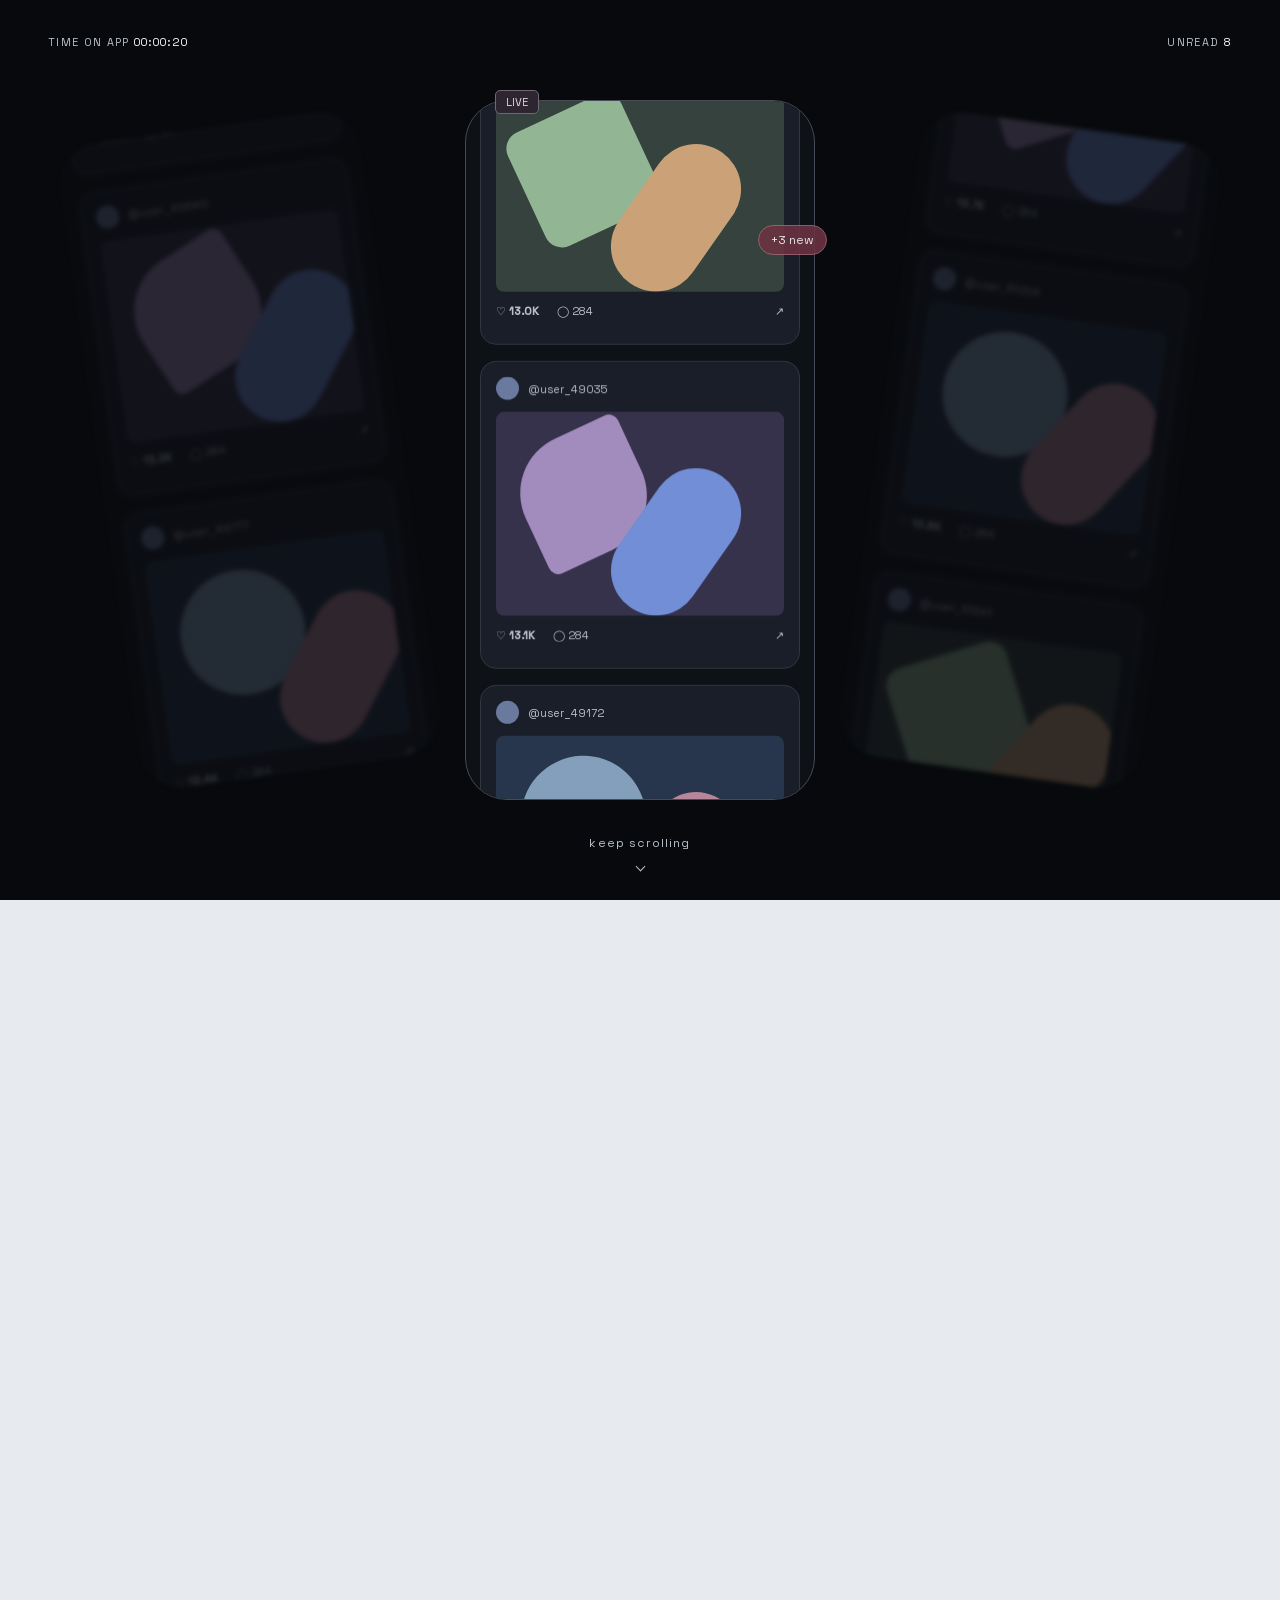
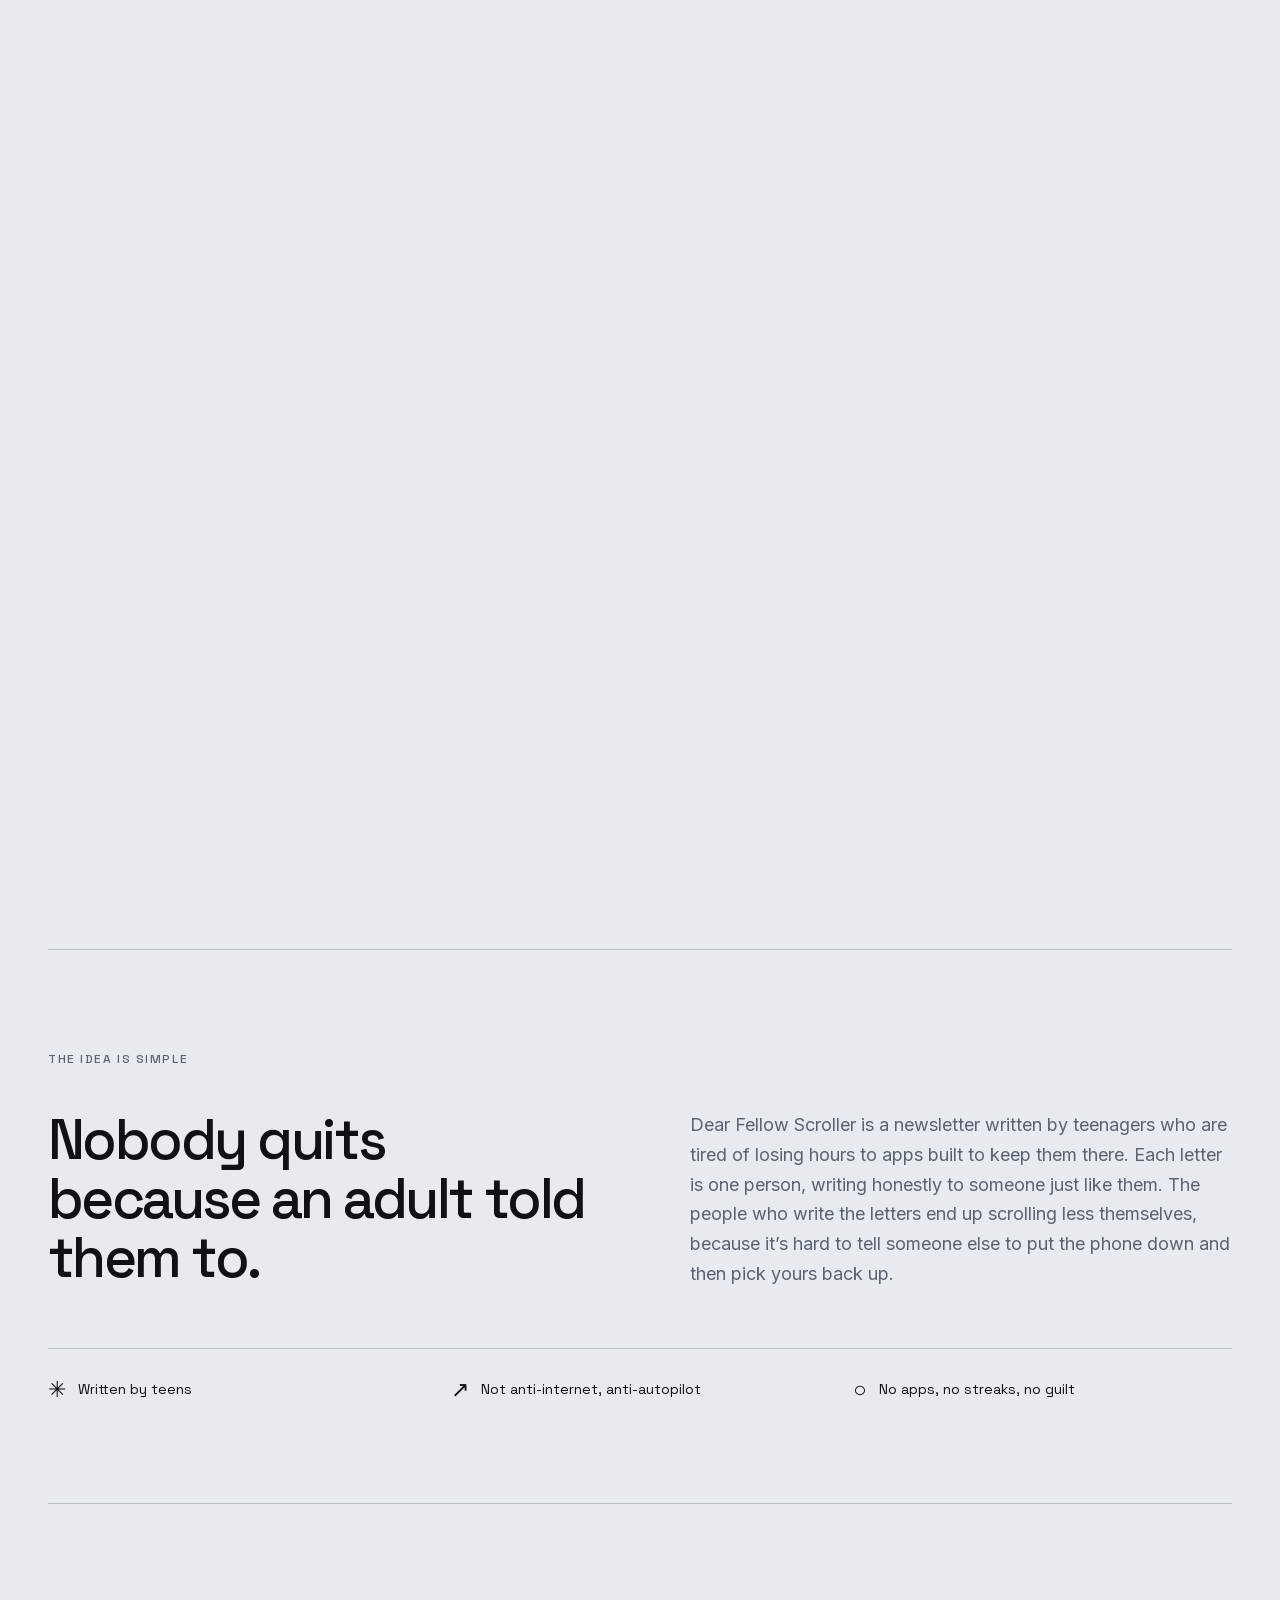
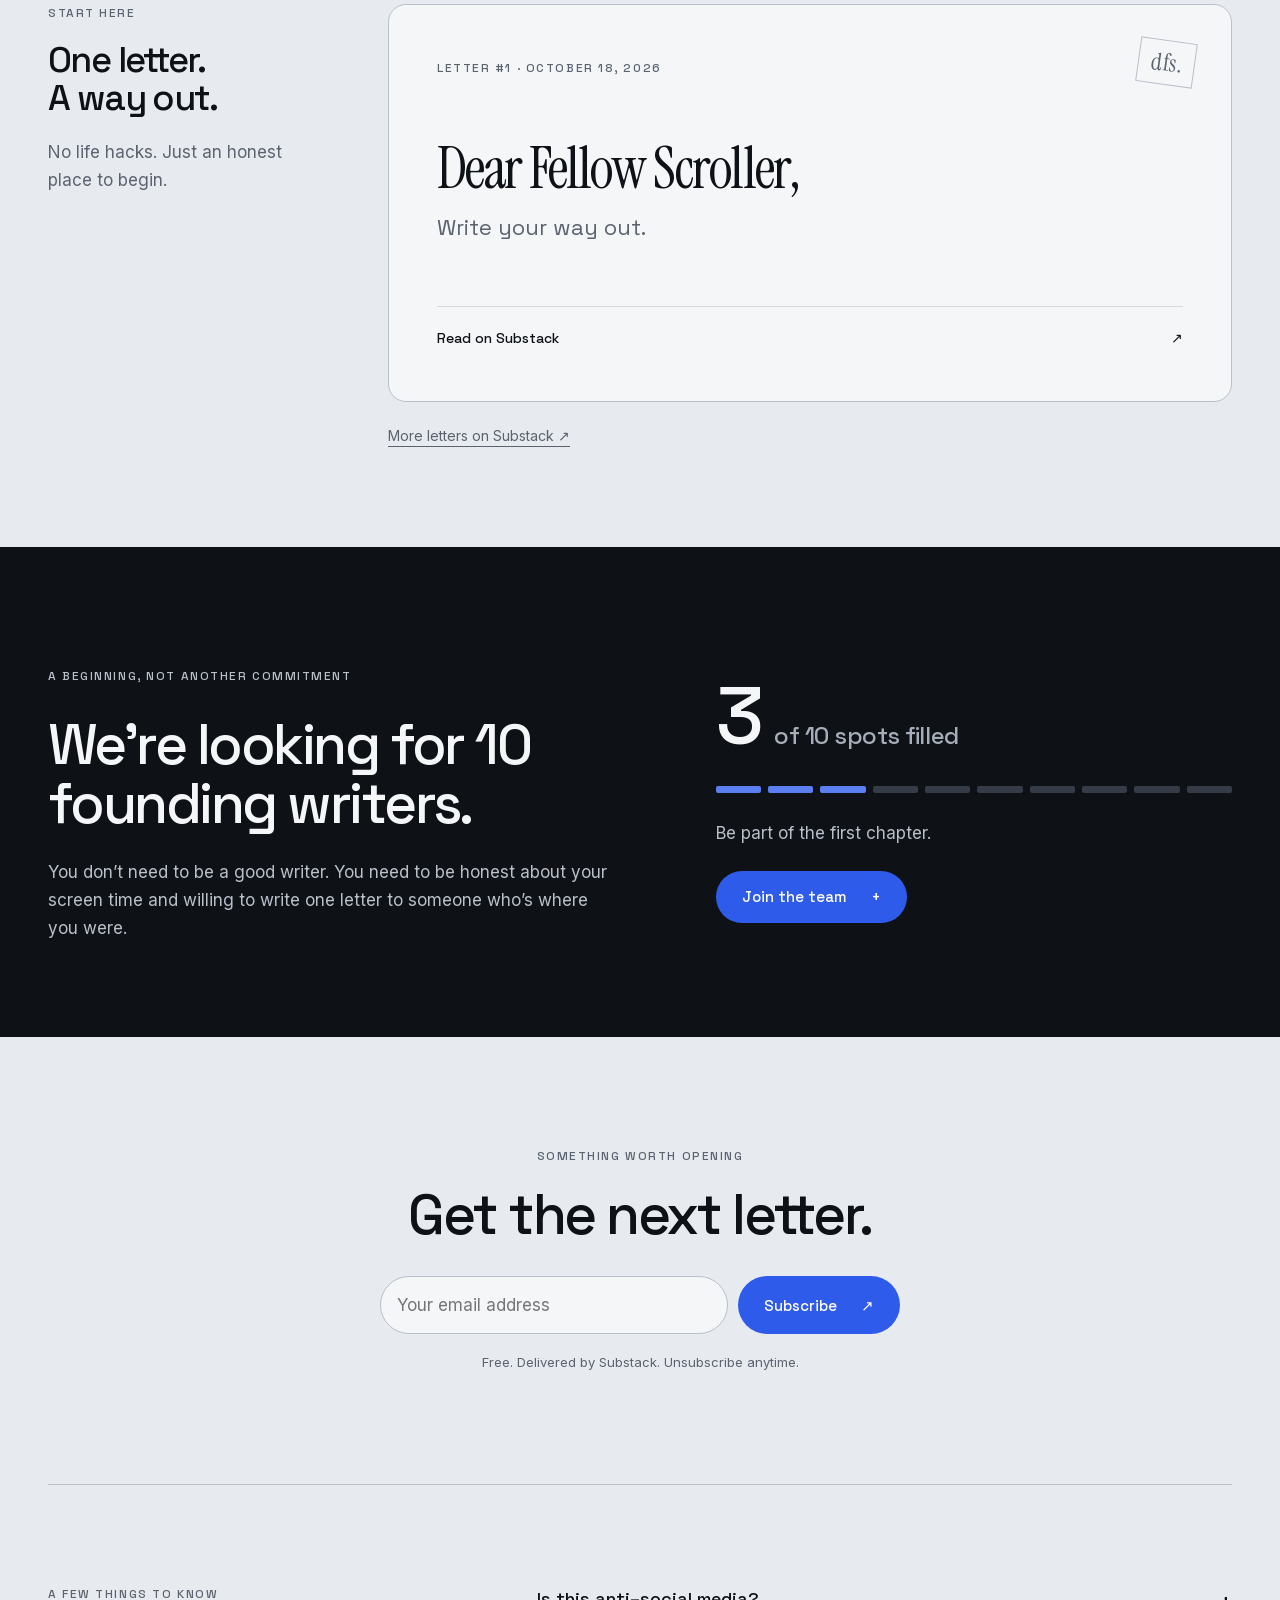
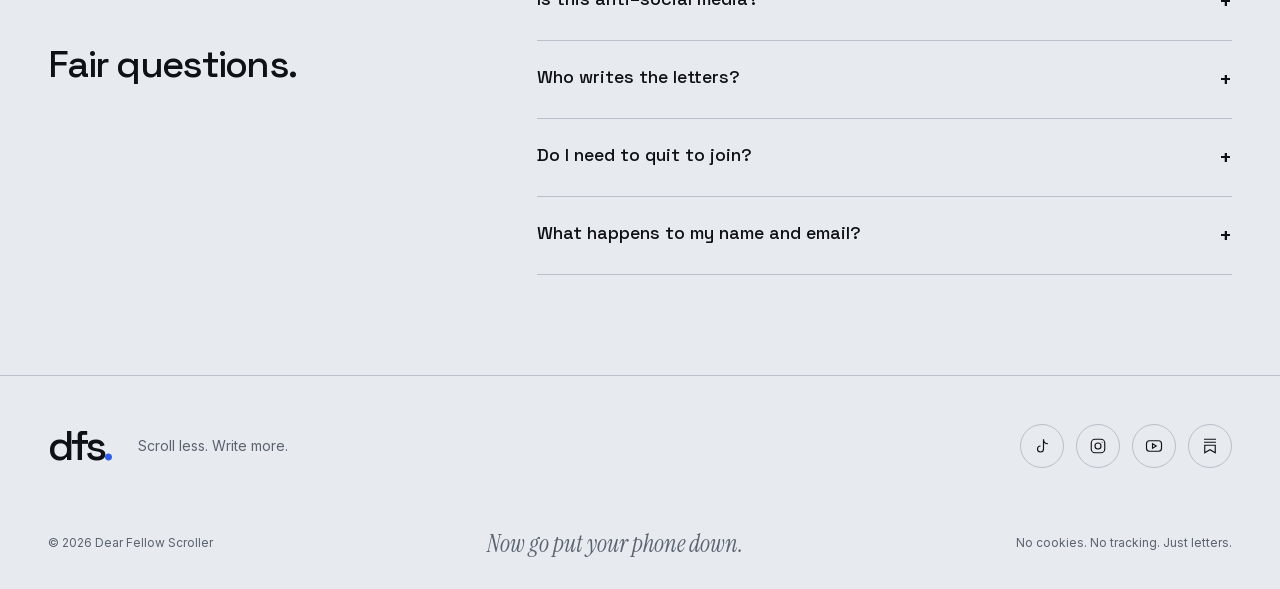
<file: index.html>
<!doctype html>
<html lang="en"><head><meta charset="utf-8"><meta name="viewport" content="width=device-width,initial-scale=1"><meta name="theme-color" content="#E7EAEE"><title>Dear Fellow Scroller — Scroll less. Write more.</title><meta name="description" content="Letters from teenagers, to teenagers, about putting the phone down. A teen-written newsletter for anyone who wants to scroll less."><meta name="author" content="Dear Fellow Scroller"><link rel="canonical" href="https://dear-fellow-scroller.netlify.app/"><meta property="og:title" content="Dear Fellow Scroller — Scroll less. Write more."><meta property="og:description" content="Letters from teenagers, to teenagers, about putting the phone down."><meta property="og:type" content="website"><meta property="og:image" content="https://dear-fellow-scroller.netlify.app/assets/og.png"><meta name="twitter:card" content="summary_large_image"><meta name="twitter:image" content="https://dear-fellow-scroller.netlify.app/assets/og.png"><link rel="icon" href="assets/favicon.svg" type="image/svg+xml"><link rel="icon" href="assets/favicon-32.png" sizes="32x32"><link rel="apple-touch-icon" href="assets/apple-touch-icon.png"><link rel="stylesheet" href="css/tokens.css"><link rel="stylesheet" href="css/base.css"><link rel="stylesheet" href="css/sections.css"><link rel="stylesheet" href="css/intro.css"><script type="application/ld+json">{"@context":"https://schema.org","@type":"Organization","name":"Dear Fellow Scroller","url":"https://dear-fellow-scroller.netlify.app/","sameAs":["https://www.tiktok.com/@dearfellowscroller","https://www.instagram.com/dearfellowscroller/","https://www.youtube.com/@Dearfellowscroller","https://substack.com/@dearfellowscroller"]}</script></head>
<body><a class="skip" href="#hero">Skip intro</a>
<p class="sr-only">An animated feed slows down and becomes a letter.</p><section id="intro" aria-hidden="true"><div class="intro-stage"><div class="intro-light"></div><div class="feed-scene"><div class="phone phone-main"><div class="feed-track"></div></div><div class="phone ghost ghost-left"><div class="feed-track"></div></div><div class="phone ghost ghost-right"><div class="feed-track"></div></div></div><div class="intro-hud"><span>Time on app <strong data-elapsed>00:00:00</strong></span><span>Unread <strong data-unread>3</strong></span></div><span class="feed-badge">+3 new</span><span class="live-badge">LIVE</span><div class="keep-scrolling">keep scrolling<span></span></div><div class="intro-letter"><span class="letter-measure">Dear Fellow Scroller,</span><span class="typing-wrap"><span class="typed">Dear Fellow Scroller,</span><span class="caret"></span></span></div></div></section>
<header class="nav"><div class="wrap nav-inner"><a class="wordmark" href="#hero" aria-label="Dear Fellow Scroller home"><img src="assets/dfs-wordmark-dark-text.svg" alt="dfs." width="72" height="42"></a><button class="menu-toggle" aria-expanded="false" aria-controls="nav-links">Menu <span aria-hidden="true">☰</span></button><nav class="nav-links" id="nav-links" aria-label="Main navigation"><a href="#about">About</a><a href="#letter">Letter #1</a><a href="#join" data-join>Join</a><a href="#subscribe" class="button">Subscribe</a></nav></div></header>
<main><section class="hero wrap" id="hero" tabindex="-1"><div class="hero-topline"><p class="salutation">Dear Fellow Scroller,</p><span class="eyebrow hero-index">A little less online. A little more here.</span></div><div class="hero-grid"><div><h1>Scroll less.<span class="soft">Write more.</span></h1><p class="hero-copy">Letters from teenagers, to teenagers, about putting the phone down.</p><div class="actions"><a class="button" data-link="letterOneUrl" href="https://dearfellowscroller.substack.com/p/dear-fellow-scroller">Read Letter #1 <span aria-hidden="true">↗</span></a><a class="button outline" href="#join" data-join>Join the team <span aria-hidden="true">+</span></a></div></div><aside class="writer-card" aria-label="Founding writer progress"><div class="eyebrow">Founding writers</div><div><div class="writer-numeral"><span data-count>3</span> <small>/ <span data-goal>10</span></small></div><div class="progress" role="progressbar" aria-label="Founding writers" aria-valuemin="0" aria-valuemax="10" aria-valuenow="3"><span></span></div><div class="card-foot"><span>A small team. A fresh start.</span><span aria-hidden="true">↗</span></div></div></aside></div></section>
<section class="section wrap" id="about"><p class="eyebrow section-head">The idea is simple</p><div class="about-grid" data-reveal><!-- OWNER: edit this copy --><h2>Nobody quits because an adult told them to.</h2><p>Dear Fellow Scroller is a newsletter written by teenagers who are tired of losing hours to apps built to keep them there. Each letter is one person, writing honestly to someone just like them. The people who write the letters end up scrolling less themselves, because it’s hard to tell someone else to put the phone down and then pick yours back up.</p></div><div class="principles"><span><b aria-hidden="true">✳</b> Written by teens</span><span><b aria-hidden="true">↗</b> Not anti-internet, anti-autopilot</span><span><b aria-hidden="true">○</b> No apps, no streaks, no guilt</span></div></section>
<section class="section wrap" id="letter"><div class="letter-layout"><div class="letter-aside"><p class="eyebrow muted">Start here</p><h2>One letter.<br>A way out.</h2><p>No life hacks. Just an honest place to begin.</p></div><div><a class="letter-card" data-reveal data-link="letterOneUrl" href="https://dearfellowscroller.substack.com/p/dear-fellow-scroller"><p class="eyebrow muted">Letter #1 · <span data-text="letterOneDate">October 18, 2026</span></p><span class="stamp" aria-hidden="true">dfs.</span><h3 class="letter-title" data-text="letterOneTitle">Dear Fellow Scroller,</h3><p class="letter-subtitle" data-text="letterOneSubtitle">Write your way out.</p><div class="letter-read">Read on Substack <span class="arrow" aria-hidden="true">↗</span></div></a><a class="more" data-link="substackProfile" href="https://substack.com/@dearfellowscroller">More letters on Substack <span aria-hidden="true">↗</span></a></div></div></section>
<section class="join-band" id="join"><div class="wrap"><div class="join-grid"><div><!-- OWNER: edit this copy --><p class="eyebrow">A beginning, not another commitment</p><h2>We’re looking for <span data-goal>10</span> founding writers.</h2><p>You don’t need to be a good writer. You need to be honest about your screen time and willing to write one letter to someone who’s where you were.</p></div><div class="join-meter"><div class="join-counter"><span data-count>3</span> <small>of <span data-goal>10</span> spots filled</small></div><div class="segments" aria-hidden="true"><span class="filled"></span><span class="filled"></span><span class="filled"></span><span></span><span></span><span></span><span></span><span></span><span></span><span></span></div><p>Be part of the first chapter.</p><a href="#join-form" class="button" data-join>Join the team <span aria-hidden="true">+</span></a></div></div><div class="join-form-shell" id="join-form"><form name="founding-writers" method="POST" action="/joined/" data-netlify="true" netlify-honeypot="bot-field"><input type="hidden" name="form-name" value="founding-writers"><p hidden><label>Leave this empty <input name="bot-field" tabindex="-1" autocomplete="off"></label></p><h3>Your first letter starts here.</h3><div class="fields"><div><label for="writer-name">First name or nickname</label><input id="writer-name" name="name" required maxlength="40" autocomplete="given-name" aria-describedby="name-error"><div class="error" id="name-error"></div></div><div><label for="writer-email">Email</label><input id="writer-email" name="email" type="email" required autocomplete="email" inputmode="email" aria-describedby="email-error"><div class="error" id="email-error"></div></div></div><p class="privacy"><svg aria-hidden="true" width="14" height="16" viewBox="0 0 16 18" fill="none" stroke="currentColor"><rect x="2" y="7" width="12" height="9" rx="2"/><path d="M5 7V4a3 3 0 0 1 6 0v3"/></svg> Private by default. Only the founder sees your name and email. Nothing you share or write will ever be published or connected to you unless you explicitly say so. Want it deleted? Reply to any email and it’s gone.</p><button class="button" type="submit">Join the team</button><p class="age">By joining, you confirm you’re 13 or older.</p><div class="error" id="send-error" role="alert"></div></form><div class="success-state" hidden tabindex="-1"><svg class="success-mark" viewBox="0 0 40 40" aria-hidden="true"><path d="M8 20l8 8L32 12" fill="none" stroke="currentColor" stroke-width="3"/></svg><h3>You’re in, <span id="success-name"></span>.</h3><p>Within 48 hours you’ll get an email from Dear Fellow Scroller with your first letter prompt. Check your spam or promotions folder if you don’t see it.</p><a data-link="letterOneUrl" href="https://dearfellowscroller.substack.com/p/dear-fellow-scroller">Read Letter #1 while you wait →</a></div></div></div></section>
<section class="section wrap" id="video" hidden><p class="eyebrow section-head">Off the feed, for a minute</p><div class="video-facade"><button class="button" id="load-video">Play the latest video</button></div><a class="more" data-social="youtube" href="https://www.youtube.com/@Dearfellowscroller">More on YouTube →</a></section>
<section class="subscribe wrap" id="subscribe" data-reveal><p class="eyebrow muted">Something worth opening</p><h2>Get the next letter.</h2><form class="subscribe-form" action="https://dearfellowscroller.substack.com/subscribe" method="GET" target="_blank"><label class="sr-only" for="subscribe-email">Your email address</label><input id="subscribe-email" type="email" name="email" autocomplete="email" inputmode="email" placeholder="Your email address" required aria-describedby="subscribe-error"><button class="button" type="submit">Subscribe <span aria-hidden="true">↗</span></button></form><div id="subscribe-error" class="subscribe-error" role="alert"></div><p class="subscribe-note">Free. Delivered by Substack. Unsubscribe anytime.</p></section>
<section class="section wrap faq"><div class="faq-layout"><div><p class="eyebrow section-head">A few things to know</p><h2>Fair questions.</h2></div><div><!-- OWNER: edit all FAQ copy --><details><summary>Is this anti–social media?</summary><p>No. It’s anti-autopilot. The goal is to cut back on, or delete, the apps that eat your time, not to disappear from the internet.</p></details><details><summary>Who writes the letters?</summary><p>Teenagers who want to scroll less, writing to other teenagers who want the same.</p></details><details><summary>Do I need to quit to join?</summary><p>No. You just need to want to scroll less.</p></details><details><summary>What happens to my name and email?</summary><p>Only the founder sees them. They’re never published, sold, or connected to anything you write unless you explicitly say so. No cookies, no analytics, no trackers on this site. Ask and your info is deleted.</p></details></div></div></section></main>
<footer class="footer"><div class="wrap"><div class="footer-top"><div class="footer-brand"><a class="wordmark" href="#hero" aria-label="Dear Fellow Scroller home">dfs<span>.</span></a><p data-text="tagline">Scroll less. Write more.</p></div><div class="socials"><a data-social="tiktok" href="https://www.tiktok.com/@dearfellowscroller" aria-label="TikTok"><svg viewBox="0 0 24 24" aria-hidden="true"><path d="M14 3v13a4 4 0 1 1-4-4m4-9c0 4 2 6 6 6"/></svg></a><a data-social="instagram" href="https://www.instagram.com/dearfellowscroller/" aria-label="Instagram"><svg viewBox="0 0 24 24" aria-hidden="true"><rect x="3" y="3" width="18" height="18" rx="5"/><circle cx="12" cy="12" r="4"/><path d="M17 7h1"/></svg></a><a data-social="youtube" href="https://www.youtube.com/@Dearfellowscroller" aria-label="YouTube"><svg viewBox="0 0 24 24" aria-hidden="true"><rect x="2" y="5" width="20" height="14" rx="4"/><path d="m10 9 5 3-5 3Z"/></svg></a><a data-social="substack" href="https://substack.com/@dearfellowscroller" aria-label="Substack"><svg viewBox="0 0 24 24" aria-hidden="true"><path d="M4 3h16M4 7h16M5 11h14v10l-7-4-7 4Z"/></svg></a></div></div><div class="footer-bottom"><span>© 2026 Dear Fellow Scroller</span><em>Now go put your phone down.</em><span>No cookies. No tracking. Just letters.</span></div></div></footer><script type="module" src="js/main.js"></script><script type="module" src="js/intro.js"></script></body></html>
</file>
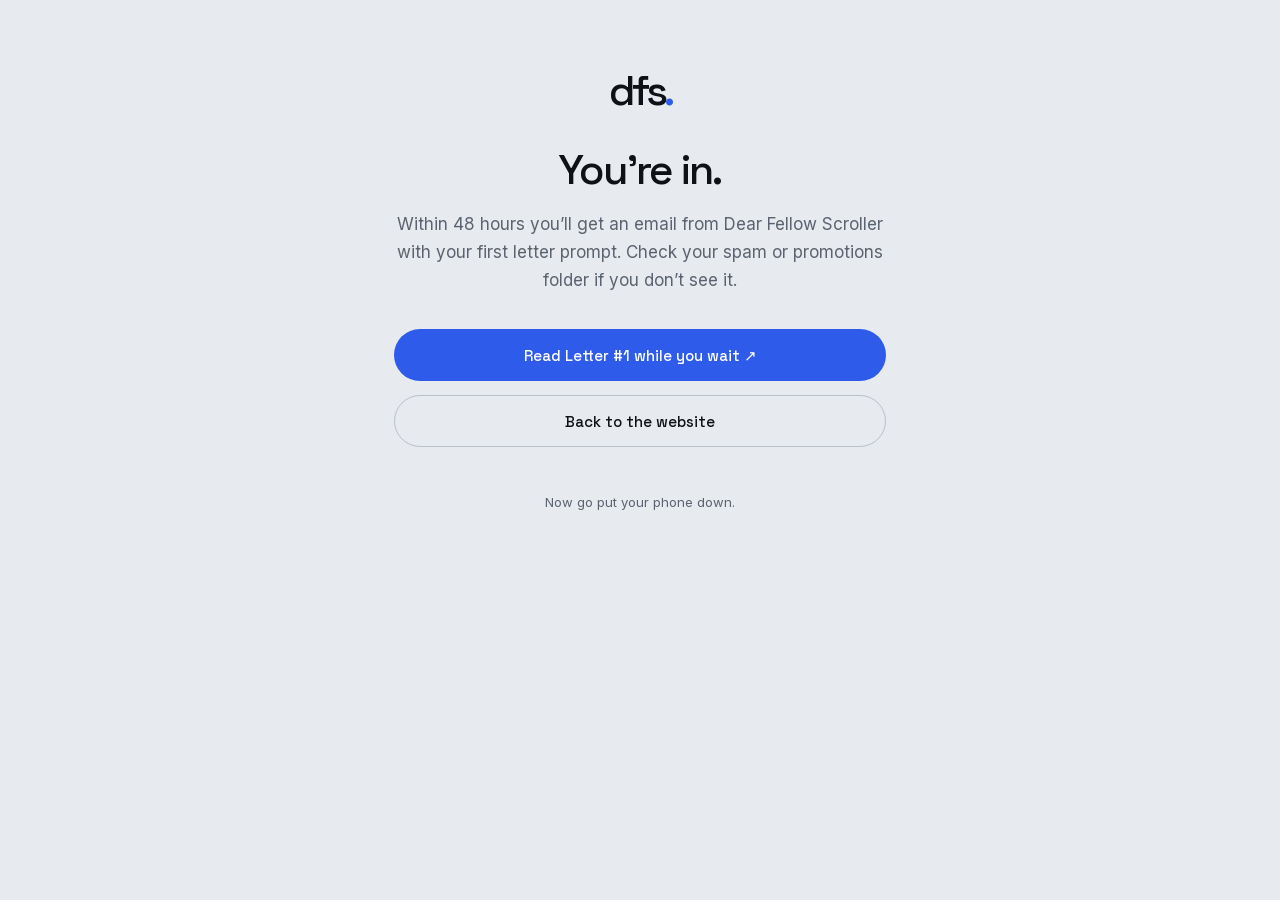
<file: joined/index.html>
<!doctype html><html lang="en"><head><meta charset="utf-8"><meta name="viewport" content="width=device-width,initial-scale=1"><meta name="theme-color" content="#E7EAEE"><meta name="author" content="Dear Fellow Scroller"><link rel="icon" href="../assets/favicon.svg"><link rel="apple-touch-icon" href="../assets/apple-touch-icon.png"><link rel="stylesheet" href="../css/tokens.css"><link rel="stylesheet" href="../css/base.css"><link rel="stylesheet" href="../css/sections.css"><title>You’re in — Dear Fellow Scroller</title><meta name="robots" content="noindex"></head><body><main class="compact-page"><a href="../index.html" class="wordmark" aria-label="Dear Fellow Scroller home">dfs<span>.</span></a><h1>You’re in.</h1><p class="muted">Within 48 hours you’ll get an email from Dear Fellow Scroller with your first letter prompt. Check your spam or promotions folder if you don’t see it.</p><div class="link-stack"><a class="button" data-link="letterOneUrl" href="https://dearfellowscroller.substack.com/p/dear-fellow-scroller">Read Letter #1 while you wait ↗</a><a class="button outline" href="../index.html">Back to the website</a></div><p class="fine">Now go put your phone down.</p></main><script type="module" src="../js/main.js"></script></body></html>
</file>
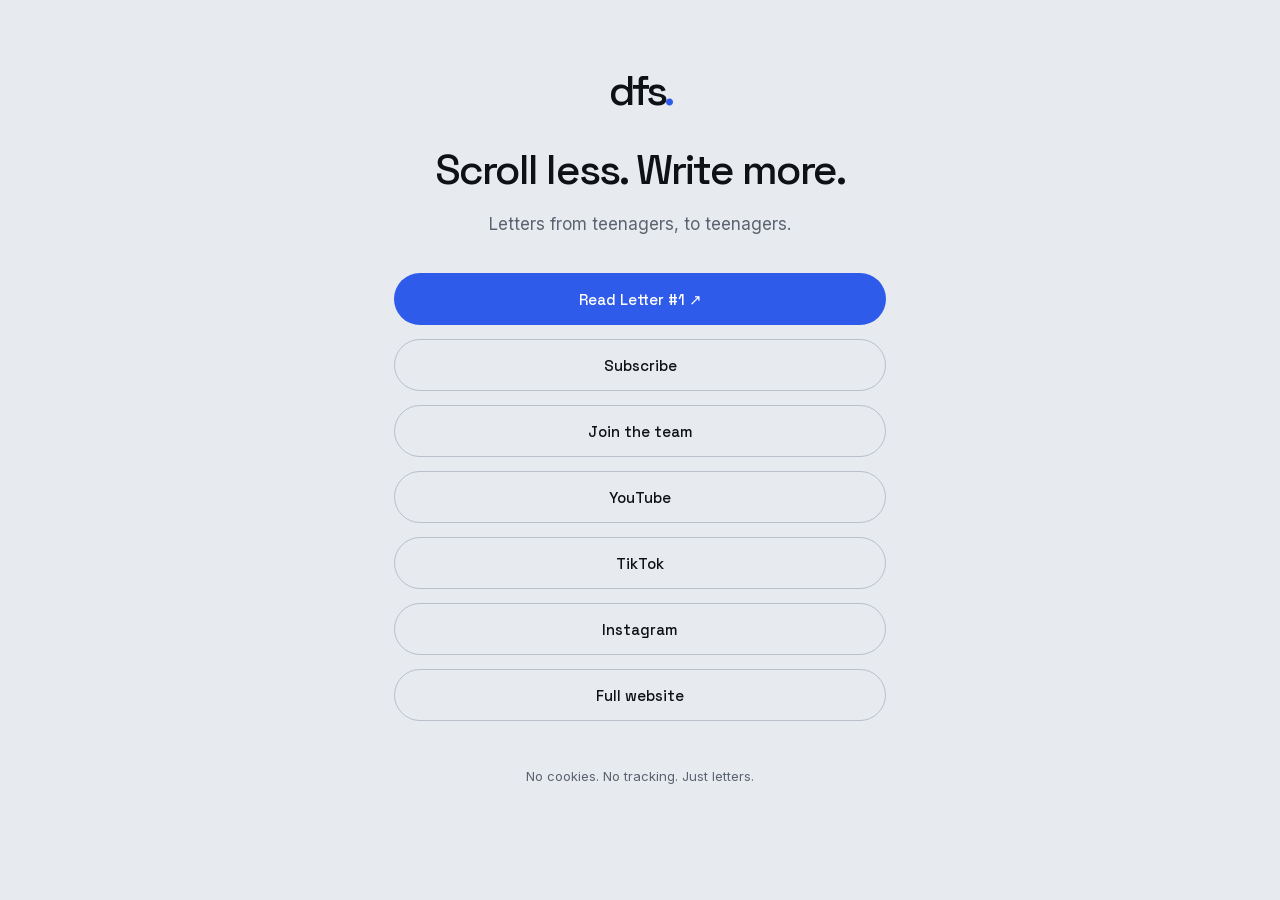
<file: links/index.html>
<!doctype html><html lang="en"><head><meta charset="utf-8"><meta name="viewport" content="width=device-width,initial-scale=1"><meta name="theme-color" content="#E7EAEE"><meta name="author" content="Dear Fellow Scroller"><link rel="icon" href="../assets/favicon.svg"><link rel="apple-touch-icon" href="../assets/apple-touch-icon.png"><link rel="stylesheet" href="../css/tokens.css"><link rel="stylesheet" href="../css/base.css"><link rel="stylesheet" href="../css/sections.css"><title>Dear Fellow Scroller — Links</title><meta name="description" content="Read the first letter, subscribe, or join Dear Fellow Scroller. Scroll less. Write more."><link rel="canonical" href="https://dear-fellow-scroller.netlify.app/links/"></head><body><main class="compact-page"><a href="../index.html" class="wordmark" aria-label="Dear Fellow Scroller home">dfs<span>.</span></a><h1 data-text="tagline">Scroll less. Write more.</h1><p class="muted">Letters from teenagers, to teenagers.</p><nav class="link-stack" aria-label="Dear Fellow Scroller links"><a class="button" data-link="letterOneUrl" href="https://dearfellowscroller.substack.com/p/dear-fellow-scroller">Read Letter #1 ↗</a><a class="button outline" data-subscribe href="https://dearfellowscroller.substack.com/subscribe">Subscribe</a><a class="button outline" href="../index.html#join">Join the team</a><a class="button outline" data-social="youtube" href="https://www.youtube.com/@Dearfellowscroller">YouTube</a><a class="button outline" data-social="tiktok" href="https://www.tiktok.com/@dearfellowscroller">TikTok</a><a class="button outline" data-social="instagram" href="https://www.instagram.com/dearfellowscroller/">Instagram</a><a class="button outline" href="../index.html">Full website</a></nav><p class="fine">No cookies. No tracking. Just letters.</p></main><script type="module" src="../js/main.js"></script></body></html>
</file>
<file: css/tokens.css>
@font-face{font-family:Space Grotesk;src:url('../fonts/space-grotesk-400.woff2') format('woff2');font-weight:400;font-display:swap}@font-face{font-family:Space Grotesk;src:url('../fonts/space-grotesk-500.woff2') format('woff2');font-weight:500;font-display:swap}@font-face{font-family:Inter;src:url('../fonts/inter-400.woff2') format('woff2');font-weight:400;font-display:swap}@font-face{font-family:Inter;src:url('../fonts/inter-500.woff2') format('woff2');font-weight:500;font-display:swap}@font-face{font-family:Instrument Serif;src:url('../fonts/instrument-serif-400.woff2') format('woff2');font-display:swap}@font-face{font-family:Instrument Serif;src:url('../fonts/instrument-serif-400-italic.woff2') format('woff2');font-style:italic;font-display:swap}:root{--slate-50:#F4F6F8;--slate-100:#E7EAEE;--slate-200:#D5DAE1;--slate-300:#B9C0CA;--slate-400:#A5ADB9;--slate-500:#5B6370;--slate-700:#3F4651;--graphite-800:#1A1F27;--graphite-900:#0E1116;--graphite-950:#07090C;--blue-500:#2F5BEA;--blue-400:#5B7FF0;--blue-100:#DCE6FF;--sans:'Inter',Arial,sans-serif;--display:'Space Grotesk',Arial,sans-serif;--serif:'Instrument Serif',Georgia,serif;--ease:cubic-bezier(.22,1,.36,1);--radius:18px}
</file>
<file: css/base.css>
*{box-sizing:border-box}html{scroll-behavior:smooth;scroll-padding-top:100px}body{margin:0;background:var(--slate-100);color:var(--graphite-900);font:17px/1.65 var(--sans);-webkit-font-smoothing:antialiased}a{color:inherit;text-underline-offset:5px}button,input{font:inherit}button,a,input,summary{-webkit-tap-highlight-color:transparent}button{cursor:pointer}button:disabled{cursor:wait;opacity:.65}:focus-visible{outline:3px solid var(--blue-400);outline-offset:5px}h1,h2,h3,p{margin:0}h1,h2,h3{font-family:var(--display);font-weight:500;line-height:1.05;letter-spacing:-.045em}h1{font-size:clamp(48px,8.4vw,120px)}h2{font-size:clamp(36px,4.4vw,64px)}p+p{margin-top:1em}img,svg{max-width:100%}img{display:block}button{border:0}a.button{text-decoration:none}.button{display:inline-flex;align-items:center;justify-content:center;gap:24px;min-height:52px;padding:13px 25px;background:var(--blue-500);color:white;border:1px solid transparent;border-radius:100px;font:500 15px/1.4 var(--display);transition:transform .25s,background .25s}.button:hover{transform:translateY(-2px);background:#244BCB}.button.outline{background:transparent;border-color:var(--slate-300);color:var(--graphite-900)}.button.outline:hover{background:var(--slate-50)}.wrap{width:min(1280px,calc(100% - 96px));margin-inline:auto}.eyebrow{font:500 12px/1.5 var(--display);letter-spacing:.13em;text-transform:uppercase}.muted{color:var(--slate-500)}.sr-only{position:absolute;width:1px;height:1px;padding:0;overflow:hidden;clip:rect(0,0,0,0);white-space:nowrap}.skip{position:fixed;top:12px;left:12px;z-index:100;transform:translateY(-150%);padding:12px 24px;background:white;color:var(--graphite-900);border-radius:30px}.skip:focus{transform:none}[hidden]{display:none!important}.wordmark{font:500 42px/1 var(--display);letter-spacing:-4px;text-decoration:none}.wordmark span{color:var(--blue-500)}.wordmark img{width:72px;height:42px;object-fit:contain}.arrow{display:inline-block;transition:transform .3s}a:hover .arrow{transform:translateX(4px)}@media(max-width:700px){.wrap{width:calc(100% - 40px)}body{font-size:16px}}@media(prefers-reduced-motion:reduce){html{scroll-behavior:auto}*,*::before,*::after{animation:none!important;transition:none!important}}
</file>
<file: css/sections.css>
.nav{position:sticky;top:0;z-index:30;height:88px;border-bottom:1px solid var(--slate-200);background:#e7eaeeee;backdrop-filter:blur(16px)}.nav-inner{display:flex;justify-content:space-between;align-items:center;height:100%}.nav-links{display:flex;align-items:center;gap:34px}.nav-links a{font:500 14px var(--display);text-decoration:none}.nav-links .button{min-height:42px;padding:10px 21px}.menu-toggle{display:none;background:transparent;padding:12px;color:inherit}.hero{padding:90px 0 96px}.hero-topline{display:flex;justify-content:space-between;align-items:center;margin-bottom:32px}.salutation{font:italic clamp(28px,3vw,42px)/1.2 var(--serif);letter-spacing:-.025em}.hero-index{color:var(--slate-500)}.hero-grid{display:grid;grid-template-columns:1fr 300px;gap:64px;align-items:end}.hero h1 span{display:block}.hero h1 .soft{color:var(--slate-500)}.hero-copy{max-width:490px;margin:30px 0;color:var(--slate-500);font-size:18px}.actions{display:flex;gap:12px;flex-wrap:wrap}.writer-card{background:var(--graphite-900);color:var(--slate-50);padding:28px;border-radius:var(--radius);min-height:270px;display:flex;flex-direction:column;justify-content:space-between;position:relative;overflow:hidden}.writer-card .eyebrow{color:var(--slate-300)}.writer-numeral{font:500 78px/1.2 var(--display);letter-spacing:-.06em;margin:24px 0 12px}.writer-numeral small{font-size:28px;color:var(--slate-400);letter-spacing:-.03em}.progress{height:3px;background:#373d47}.progress span{display:block;width:30%;height:100%;background:var(--blue-400)}.card-foot{display:flex;justify-content:space-between;font-size:12px;color:var(--slate-300);margin-top:18px}.section{padding:100px 0;border-top:1px solid var(--slate-300)}.section-head{margin-bottom:42px;color:var(--slate-500)}.about-grid{display:grid;grid-template-columns:1fr 1fr;gap:100px}.about-grid h2{max-width:540px}.about-grid p{color:var(--slate-500);font-size:18px}.principles{display:grid;grid-template-columns:repeat(3,1fr);gap:24px;border-top:1px solid var(--slate-300);margin-top:60px;padding-top:26px;font:400 14px var(--display)}.principles span{display:flex;gap:12px;align-items:center}.principles b{font-weight:400;font-size:22px}.letter-layout{display:grid;grid-template-columns:280px 1fr;gap:60px}.letter-aside h2{font-size:36px;margin:20px 0}.letter-aside p{color:var(--slate-500)}.letter-card{display:block;text-decoration:none;background:var(--slate-50);border:1px solid var(--slate-300);border-radius:var(--radius);padding:54px 48px;transition:transform .3s var(--ease);position:relative}.letter-card:hover{transform:translateY(-2px)}.letter-card .stamp{position:absolute;top:35px;right:36px;font:24px var(--serif);border:1px solid var(--slate-300);padding:6px 12px;transform:rotate(8deg);color:var(--slate-500)}.letter-title{font:clamp(38px,4.5vw,64px)/1.1 var(--serif);letter-spacing:-.03em;margin:60px 0 12px}.letter-subtitle{font:400 22px var(--display);color:var(--slate-500)}.letter-read{display:flex;justify-content:space-between;border-top:1px solid var(--slate-200);padding-top:22px;margin-top:65px;font:500 14px var(--display)}.more{display:block;margin-top:22px;font-size:14px;color:var(--slate-500)}.join-band{background:var(--graphite-900);color:var(--slate-50);padding:95px 0}.join-grid{display:grid;grid-template-columns:1.1fr 1fr;gap:100px}.join-band .eyebrow{color:var(--slate-300);margin-bottom:30px}.join-band h2{max-width:550px}.join-band p{color:var(--slate-300);margin-top:25px;max-width:560px}.join-counter{font:500 80px/1.1 var(--display);letter-spacing:-.06em}.join-counter small{font-size:24px;color:var(--slate-400);letter-spacing:-.02em}.segments{display:flex;gap:7px;margin:26px 0}.segments span{height:7px;flex:1;border-radius:2px;background:#353c47}.segments .filled{background:var(--blue-400)}.join-meter{padding-top:30px}.join-meter .button{margin-top:24px}.join-form-shell{max-width:760px;margin:60px auto 0;background:var(--graphite-800);padding:36px;border:1px solid #373e49;border-radius:var(--radius)}.join-form-shell h3{font-size:28px;margin-bottom:25px}.fields{display:grid;grid-template-columns:1fr 1fr;gap:20px}label{display:block;font-size:14px;margin-bottom:8px}input{width:100%;padding:14px 16px;border:1px solid var(--slate-300);border-radius:9px;color:var(--graphite-900);background:var(--slate-50);min-height:52px}input[aria-invalid=true]{border:2px solid #ed9da5}.error{color:#ffc0c5;font-size:14px;min-height:1.5em;margin-top:7px}.privacy{font-size:14px!important;color:var(--slate-400)!important;line-height:1.6;margin:12px 0 24px!important}.age{font-size:12px;margin-top:12px!important}.join-form-shell .button{width:100%}.success-mark{width:40px;height:40px;margin-bottom:20px;color:var(--blue-400)}.success-mark path{stroke-dasharray:40;stroke-dashoffset:40;animation:check .4s forwards}@keyframes check{to{stroke-dashoffset:0}}.success-state a{display:inline-block;margin-top:25px}.subscribe{text-align:center;padding:110px 0}.subscribe h2{margin:20px 0 32px}.subscribe-form{display:flex;gap:10px;max-width:520px;margin:0 auto}.subscribe-form input{border-radius:100px;flex:1;min-width:0}.subscribe-note{font-size:13px;color:var(--slate-500);margin-top:18px}.subscribe-error{color:#9b2036;font-size:14px}.faq-layout{display:grid;grid-template-columns:1fr 1.7fr;gap:80px}.faq-layout h2{font-size:38px}.faq details{border-bottom:1px solid var(--slate-300);padding:22px 0}.faq details:first-child{padding-top:0}.faq summary{cursor:pointer;list-style:none;display:flex;justify-content:space-between;gap:20px;font:500 18px/1.5 var(--display)}.faq summary::-webkit-details-marker{display:none}.faq summary::after{content:'+';font-size:22px}.faq details[open] summary::after{content:'−'}.faq details p{color:var(--slate-500);margin:15px 35px 0 0}.footer{border-top:1px solid var(--slate-300);padding:48px 0 30px}.footer-top,.footer-bottom{display:flex;justify-content:space-between;align-items:center;gap:25px}.footer-brand{display:flex;align-items:center;gap:28px}.footer-brand p{font-size:14px;color:var(--slate-500)}.socials{display:flex;gap:12px}.socials a{display:grid;place-items:center;width:44px;height:44px;border:1px solid var(--slate-300);border-radius:50%;text-decoration:none}.socials svg{width:18px;height:18px;fill:none;stroke:currentColor;stroke-width:1.5}.footer-bottom{margin-top:60px;font-size:12px;color:var(--slate-500)}.footer-bottom em{font:italic 24px var(--serif)}.video-facade{aspect-ratio:16/9;width:100%;background:var(--graphite-900);color:white;border-radius:18px;display:grid;place-items:center;font:500 24px var(--display)}.video-facade iframe{width:100%;height:100%;border:0;border-radius:18px}.reveal-ready{opacity:0;transform:translateY(14px);transition:opacity .6s var(--ease),transform .6s var(--ease)}.reveal-ready.visible{opacity:1;transform:none}.compact-page{max-width:540px;margin:70px auto;padding:0 24px;text-align:center}.compact-page h1{font-size:42px;margin:35px 0 18px}.compact-page .wordmark{display:inline-block}.link-stack{display:grid;gap:14px;margin-top:35px}.compact-page .fine{margin-top:45px;color:var(--slate-500);font-size:13px}.compact-page .button{width:100%}@media(max-width:1000px){.hero-grid{grid-template-columns:1fr 240px;gap:30px}.about-grid,.join-grid{gap:40px}.letter-layout{grid-template-columns:200px 1fr;gap:35px}}@media(max-width:700px){.nav{height:72px}.menu-toggle{display:block}.nav-links{display:none}.nav-links.open{display:flex;position:fixed;inset:72px 0 0;height:calc(100dvh - 72px);background:var(--slate-100);flex-direction:column;justify-content:center;gap:34px}.nav-links.open a{font-size:24px}.hero{padding:55px 0 64px}.hero-topline{margin-bottom:26px}.hero-index{display:none}.hero-grid,.about-grid,.letter-layout,.join-grid,.faq-layout{grid-template-columns:1fr;gap:34px}.hero h1{font-size:clamp(48px,12.3vw,85px)}.hero-copy{font-size:17px;margin:25px 0}.hero .actions{gap:9px}.hero .button{padding-inline:19px}.writer-card{min-height:190px;margin-top:12px}.writer-numeral{margin:15px 0;font-size:64px}.section{padding:65px 0}.section-head{margin-bottom:28px}.about-grid p{font-size:17px}.principles{grid-template-columns:1fr;gap:20px;margin-top:34px}.letter-aside h2{margin:12px 0}.letter-card{padding:30px 25px}.letter-card .stamp{top:22px;right:23px;font-size:18px}.letter-title{margin-top:48px}.letter-read{margin-top:45px}.join-band{padding:65px 0}.join-meter{padding-top:0}.join-form-shell{padding:24px 20px;margin-top:35px}.fields{grid-template-columns:1fr;gap:5px}.subscribe{padding:75px 0}.subscribe-form{flex-direction:column}.faq-layout{gap:30px}.footer-top,.footer-bottom{align-items:flex-start;flex-direction:column}.footer-brand{gap:22px}.footer-bottom{margin-top:36px}.socials{gap:10px}}
</file>
<file: css/intro.css>
#intro{display:none}.intro-active #intro{display:block;position:relative;height:300svh;margin-bottom:-100svh;pointer-events:none}.intro-stage{position:sticky;top:0;height:100svh;overflow:hidden;background:var(--graphite-950);isolation:isolate}.intro-light{position:absolute;inset:0;background:var(--slate-100);opacity:0}.feed-scene{position:absolute;inset:0;overflow:hidden}.phone{position:absolute;left:50%;top:50%;width:350px;height:min(700px,85svh);transform:translate(-50%,-50%);border:1px solid #454b57;border-radius:42px;overflow:hidden;background:#0e1116}.feed-track{position:absolute;inset:0;will-change:transform}.feed-card{position:absolute;left:14px;right:14px;top:0;height:308px;padding:15px;border:1px solid #303642;border-radius:16px;background:#191e28;color:#b9c0ca;overflow:hidden}.feed-person{display:flex;align-items:center;gap:9px;font:11px var(--display)}.avatar{display:block;width:23px;height:23px;border-radius:50%;background:#697a9e}.feed-media{height:204px;position:relative;overflow:hidden;margin:12px 0;background:#27364c;border-radius:8px}.feed-media::before,.feed-media::after{content:'';position:absolute;width:125px;height:125px;top:20px;left:25px;background:#839fbc;border-radius:50%;transform:rotate(-25deg)}.feed-media::after{width:90px;height:160px;left:135px;top:50px;border-radius:50px;background:#b8869a;transform:rotate(35deg)}.feed-card:nth-child(3n) .feed-media{background:#35423e}.feed-card:nth-child(3n) .feed-media::before{background:#92b694;border-radius:18px}.feed-card:nth-child(3n) .feed-media::after{background:#cba178}.feed-card:nth-child(3n + 1) .feed-media{background:#37324b}.feed-card:nth-child(3n + 1) .feed-media::before{background:#a18cbd;border-radius:60px 10px}.feed-card:nth-child(3n + 1) .feed-media::after{background:#718ed6}.engagement{display:flex;gap:18px;font:11px var(--display)}.engagement span:last-child{margin-left:auto}.ghost{width:300px;height:650px;opacity:.23;filter:blur(2px);border:0}.ghost-left{left:calc(50% - 390px);transform:translate(-50%,-50%) rotate(-8deg)}.ghost-right{left:calc(50% + 390px);transform:translate(-50%,-50%) rotate(8deg)}.intro-hud{position:absolute;top:35px;left:48px;right:48px;display:flex;justify-content:space-between;color:var(--slate-300);font:11px var(--display);letter-spacing:.12em;text-transform:uppercase}.intro-hud strong{font-weight:400;font-variant-numeric:tabular-nums;color:white}.feed-badge{position:absolute;top:25%;left:calc(50% + 118px);border:1px solid #a36373;background:#6d3343;color:#fff;padding:6px 12px;border-radius:100px;font:12px var(--display)}.live-badge{position:absolute;top:10%;left:calc(50% - 145px);padding:4px 10px;border:1px solid #716775;color:#e1d5df;font:11px var(--display);border-radius:5px;background:#2d2631}.keep-scrolling{position:absolute;bottom:30px;left:0;right:0;display:flex;align-items:center;gap:12px;flex-direction:column;color:var(--slate-300);font:12px var(--display);letter-spacing:.09em}.keep-scrolling span{width:7px;height:7px;border-right:1px solid;border-bottom:1px solid;transform:rotate(45deg)}.intro-letter{position:absolute;top:50%;left:50%;white-space:nowrap;font:italic clamp(40px,7vw,96px)/1.2 var(--serif);letter-spacing:-.025em;transform-origin:0 0;opacity:0;color:var(--graphite-900)}.intro-letter .caret{display:inline-block;height:.75em;width:2px;background:var(--blue-500);margin-left:5px;vertical-align:baseline}.intro-active .nav{opacity:var(--handoff,0);pointer-events:var(--nav-events,none)}.intro-active .hero{position:relative;z-index:2}.intro-active .hero-grid,.intro-active .hero-index{opacity:var(--handoff,0)}.intro-active .salutation{opacity:var(--salutation,0)}.intro-active .nav,.intro-active .hero-grid{will-change:opacity}.intro-finished .nav,.intro-finished .hero-grid{will-change:auto}.intro-finished .feed-track{will-change:auto}@media(max-width:700px){.phone{width:calc(100% - 32px);height:80svh;border-radius:24px}.ghost{display:none}.intro-hud{left:20px;right:20px;top:22px;font-size:10px}.feed-badge{left:auto;right:22px}.live-badge{left:32px}.intro-letter{font-size:clamp(30px,7.8vw,54px)}.feed-card{left:10px;right:10px}.keep-scrolling{bottom:22px}}@media(prefers-reduced-motion:reduce){.intro-active #intro{height:280px;margin-bottom:0}.intro-stage{height:280px;position:relative;background:var(--slate-100)}.intro-active .nav,.intro-active .hero-grid,.intro-active .hero-index,.intro-active .salutation{opacity:1;pointer-events:auto}.intro-hud,.keep-scrolling,.feed-badge,.live-badge,.intro-letter,.ghost{display:none}.feed-scene{filter:grayscale(1);opacity:.18;mask-image:linear-gradient(black,transparent)}.phone{height:600px;top:140px}.intro-active .hero{padding-top:25px}}

body{overflow-anchor:none}.intro-letter{width:max-content}.letter-measure{visibility:hidden}.typing-wrap{position:absolute;left:0;top:0;white-space:nowrap}
</file>
